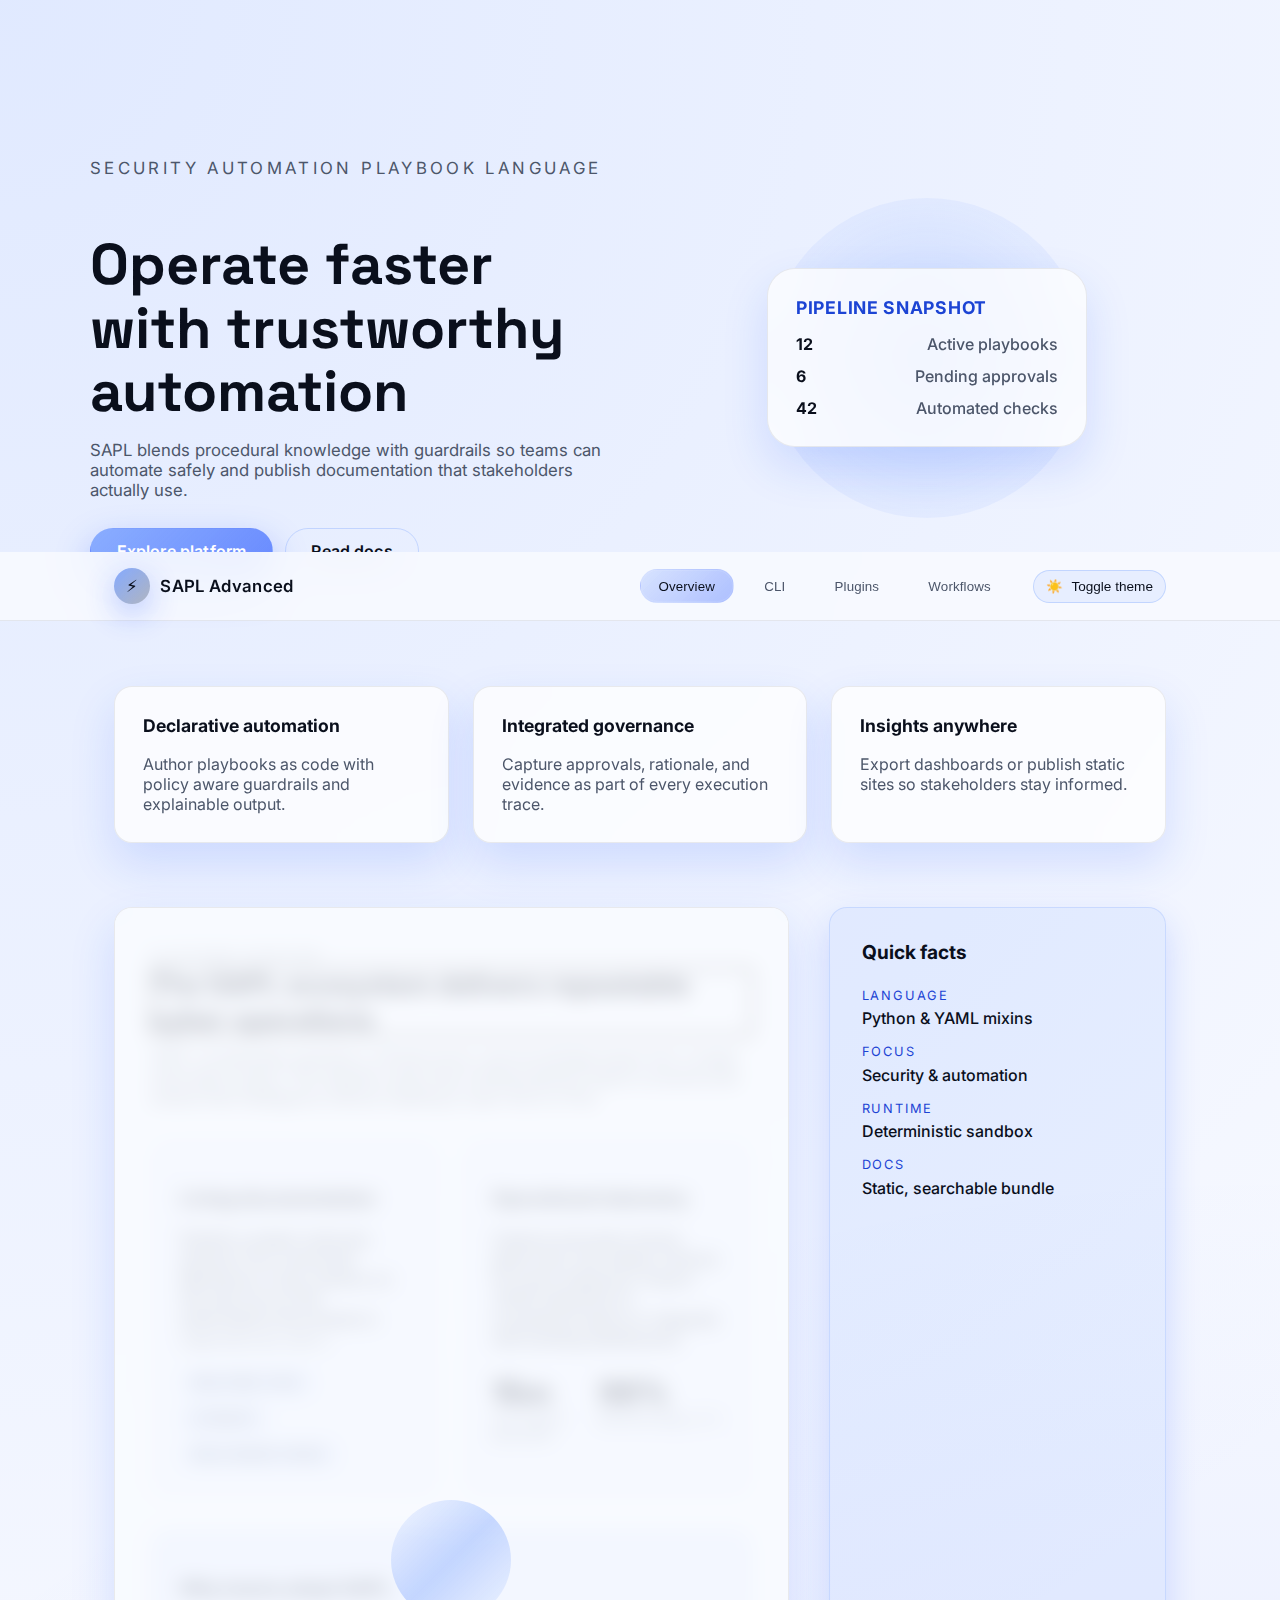
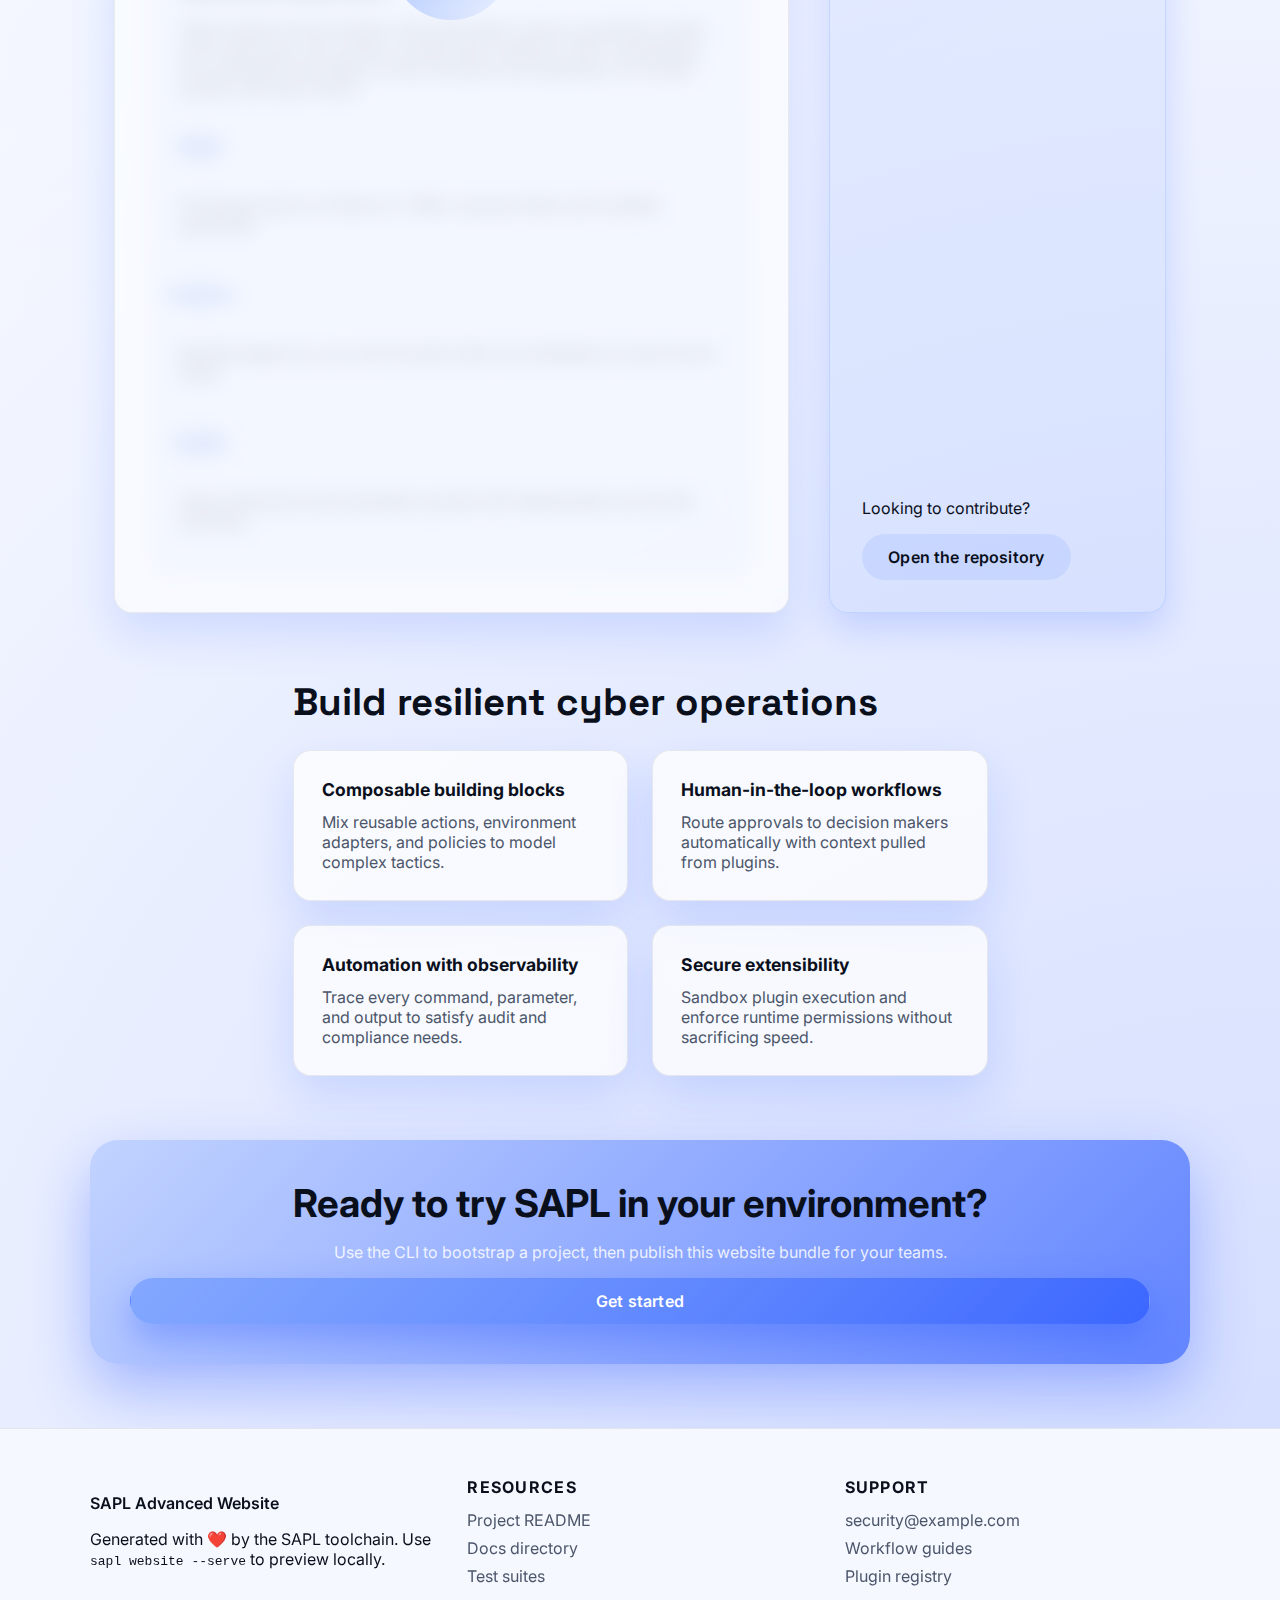
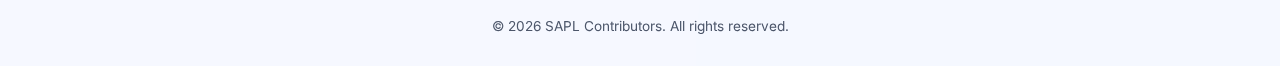
<file: website/index.html>
<!DOCTYPE html>
<html lang="en">
  <head>
    <meta charset="utf-8" />
    <meta name="viewport" content="width=device-width, initial-scale=1" />
    <title>SAPL Advanced Website</title>
    <meta
      name="description"
      content="Explore the SAPL automation ecosystem with interactive documentation, workflow overviews, and plugin guidance."
    />
    <link rel="preconnect" href="https://fonts.googleapis.com" />
    <link rel="preconnect" href="https://fonts.gstatic.com" crossorigin />
    <link
      href="https://fonts.googleapis.com/css2?family=Inter:wght@400;500;600;700&family=Space+Grotesk:wght@500;600&display=swap"
      rel="stylesheet"
    />
    <link rel="stylesheet" href="assets/styles.css" />
  </head>
  <body>
    <header class="site-header">
      <div class="site-header__inner">
        <a class="brand" href="#overview" aria-label="SAPL Advanced Website home">
          <span class="brand__mark" aria-hidden="true">⚡</span>
          <span class="brand__text">SAPL Advanced</span>
        </a>
        <nav class="site-nav" aria-label="Documentation navigation" role="tablist">
          <button
            class="site-nav__button"
            type="button"
            id="tab-overview"
            role="tab"
            data-section="sections/overview.html"
            data-slug="overview"
            aria-controls="content"
          >
            Overview
          </button>
          <button
            class="site-nav__button"
            type="button"
            id="tab-cli"
            role="tab"
            data-section="sections/cli.html"
            data-slug="cli"
            aria-controls="content"
          >
            CLI
          </button>
          <button
            class="site-nav__button"
            type="button"
            id="tab-plugins"
            role="tab"
            data-section="sections/plugins.html"
            data-slug="plugins"
            aria-controls="content"
          >
            Plugins
          </button>
          <button
            class="site-nav__button"
            type="button"
            id="tab-workflows"
            role="tab"
            data-section="sections/workflows.html"
            data-slug="workflows"
            aria-controls="content"
          >
            Workflows
          </button>
        </nav>
        <button class="theme-toggle" type="button" data-theme-toggle aria-pressed="false">
          <span class="theme-toggle__icon" aria-hidden="true">🌙</span>
          <span class="theme-toggle__label">Toggle theme</span>
        </button>
      </div>
    </header>
    <main class="page">
      <section class="hero">
        <div class="hero__inner">
          <div class="hero__copy">
            <p class="eyebrow">Security Automation Playbook Language</p>
            <h1>Operate faster with trustworthy automation</h1>
            <p>
              SAPL blends procedural knowledge with guardrails so teams can automate safely and
              publish documentation that stakeholders actually use.
            </p>
            <div class="hero__actions">
              <a class="button button--primary" href="#overview">Explore platform</a>
              <a class="button button--ghost" href="../comprehensive_docs" target="_blank" rel="noreferrer">
                Read docs
              </a>
            </div>
          </div>
          <div class="hero__visual">
            <div class="hero__orb" aria-hidden="true"></div>
            <div class="hero__card">
              <h2>Pipeline snapshot</h2>
              <ul>
                <li><span>12</span> Active playbooks</li>
                <li><span>6</span> Pending approvals</li>
                <li><span>42</span> Automated checks</li>
              </ul>
            </div>
          </div>
        </div>
      </section>
      <section class="metrics" aria-label="Highlights">
        <article class="metric">
          <h3>Declarative automation</h3>
          <p>Author playbooks as code with policy aware guardrails and explainable output.</p>
        </article>
        <article class="metric">
          <h3>Integrated governance</h3>
          <p>Capture approvals, rationale, and evidence as part of every execution trace.</p>
        </article>
        <article class="metric">
          <h3>Insights anywhere</h3>
          <p>Export dashboards or publish static sites so stakeholders stay informed.</p>
        </article>
      </section>
      <section class="knowledge">
        <div class="content-pane" role="presentation">
          <div class="content-pane__loader" hidden aria-hidden="true">
            <span class="content-pane__shimmer"></span>
            <span class="visually-hidden">Loading content…</span>
          </div>
          <div
            class="content-pane__body"
            id="content"
            role="tabpanel"
            tabindex="-1"
            aria-live="polite"
            aria-busy="false"
            aria-labelledby="tab-overview"
          >
            <article class="prose">
              <header class="prose__header">
                <h2>Welcome to the SAPL knowledge portal</h2>
                <p>Select a section above to explore the ecosystem.</p>
              </header>
              <p>
                The CLI, runtime, and plugin guides are synchronised with the Markdown documents in
                <code>comprehensive_docs/</code>. Choose a tab to load contextual guidance without leaving
                this page.
              </p>
            </article>
          </div>
        </div>
        <aside class="sidebar" aria-label="Quick facts">
          <h2>Quick facts</h2>
          <dl>
            <div>
              <dt>Language</dt>
              <dd>Python &amp; YAML mixins</dd>
            </div>
            <div>
              <dt>Focus</dt>
              <dd>Security &amp; automation</dd>
            </div>
            <div>
              <dt>Runtime</dt>
              <dd>Deterministic sandbox</dd>
            </div>
            <div>
              <dt>Docs</dt>
              <dd>Static, searchable bundle</dd>
            </div>
          </dl>
          <div class="sidebar__cta">
            <p>Looking to contribute?</p>
            <a class="button button--secondary" href="https://github.com" target="_blank" rel="noreferrer"
              >Open the repository</a
            >
          </div>
        </aside>
      </section>
      <section class="capabilities" aria-label="Platform capabilities">
        <h2 class="capabilities__title">Build resilient cyber operations</h2>
        <div class="capabilities__grid">
          <article class="capability">
            <h3>Composable building blocks</h3>
            <p>Mix reusable actions, environment adapters, and policies to model complex tactics.</p>
          </article>
          <article class="capability">
            <h3>Human-in-the-loop workflows</h3>
            <p>Route approvals to decision makers automatically with context pulled from plugins.</p>
          </article>
          <article class="capability">
            <h3>Automation with observability</h3>
            <p>Trace every command, parameter, and output to satisfy audit and compliance needs.</p>
          </article>
          <article class="capability">
            <h3>Secure extensibility</h3>
            <p>Sandbox plugin execution and enforce runtime permissions without sacrificing speed.</p>
          </article>
        </div>
      </section>
      <section class="cta" aria-label="Call to action">
        <div class="cta__inner">
          <h2>Ready to try SAPL in your environment?</h2>
          <p>Use the CLI to bootstrap a project, then publish this website bundle for your teams.</p>
          <a class="button button--primary" href="../README.md" target="_blank" rel="noreferrer">Get started</a>
        </div>
      </section>
    </main>
    <footer class="footer">
      <div class="footer__grid">
        <div>
          <p class="footer__brand">SAPL Advanced Website</p>
          <p>Generated with ❤️ by the SAPL toolchain. Use <code>sapl website --serve</code> to preview locally.</p>
        </div>
        <div>
          <h2>Resources</h2>
          <ul>
            <li><a href="../README.md" target="_blank" rel="noreferrer">Project README</a></li>
            <li><a href="../docs" target="_blank" rel="noreferrer">Docs directory</a></li>
            <li><a href="../tests" target="_blank" rel="noreferrer">Test suites</a></li>
          </ul>
        </div>
        <div>
          <h2>Support</h2>
          <ul>
            <li><a href="mailto:security@example.com">security@example.com</a></li>
            <li><a href="#workflows">Workflow guides</a></li>
            <li><a href="#plugins">Plugin registry</a></li>
          </ul>
        </div>
      </div>
      <p class="footer__legal">© <span id="copyright-year"></span> SAPL Contributors. All rights reserved.</p>
    </footer>
    <script src="assets/app.js"></script>
  </body>
</html>
</file>
<file: website/assets/styles.css>
:root {
  color-scheme: dark light;
  --bg: #05060a;
  --bg-alt: #0f121b;
  --fg: #f5f7fb;
  --muted: #a6b0c3;
  --accent: #7aa2ff;
  --accent-strong: #9cb8ff;
  --surface: rgba(16, 22, 35, 0.75);
  --border: rgba(255, 255, 255, 0.08);
  --shadow: 0 20px 60px rgba(0, 0, 0, 0.45);
  --radius-lg: 28px;
  --radius-md: 18px;
  --radius-sm: 12px;
  --font-body: "Inter", "Segoe UI", system-ui, -apple-system, sans-serif;
  --font-display: "Space Grotesk", "Inter", sans-serif;
  --transition: 180ms ease;
}

body[data-theme='light'] {
  --bg: #f7f9ff;
  --bg-alt: #ffffff;
  --fg: #0a0f1c;
  --muted: #4c566a;
  --accent: #2454ff;
  --accent-strong: #1c44d4;
  --surface: rgba(255, 255, 255, 0.75);
  --border: rgba(10, 15, 28, 0.08);
  --shadow: 0 20px 45px rgba(36, 84, 255, 0.15);
}

* {
  box-sizing: border-box;
}

body {
  margin: 0;
  font-family: var(--font-body);
  background: radial-gradient(circle at top left, rgba(122, 162, 255, 0.18), transparent 55%),
    radial-gradient(circle at bottom right, rgba(36, 84, 255, 0.18), transparent 60%), var(--bg);
  color: var(--fg);
  min-height: 100vh;
  display: flex;
  flex-direction: column;
  -webkit-font-smoothing: antialiased;
  transition: background 300ms ease, color 300ms ease;
}

img {
  max-width: 100%;
  display: block;
}

a {
  color: inherit;
  text-decoration: none;
}

a:hover,
a:focus {
  text-decoration: underline;
}

.visually-hidden {
  position: absolute;
  width: 1px;
  height: 1px;
  padding: 0;
  margin: -1px;
  overflow: hidden;
  clip: rect(0, 0, 0, 0);
  border: 0;
}

.site-header {
  position: sticky;
  top: 0;
  z-index: 100;
  background: rgba(5, 6, 10, 0.85);
  backdrop-filter: blur(20px);
  border-bottom: 1px solid var(--border);
}

body[data-theme='light'] .site-header {
  background: rgba(247, 249, 255, 0.9);
}

.site-header__inner {
  max-width: 1100px;
  margin: 0 auto;
  padding: 1rem 1.5rem;
  display: flex;
  align-items: center;
  gap: 1.5rem;
}

.brand {
  display: inline-flex;
  align-items: center;
  gap: 0.65rem;
  font-weight: 600;
  font-size: 1.05rem;
  letter-spacing: 0.02em;
}

.brand__mark {
  display: inline-flex;
  align-items: center;
  justify-content: center;
  width: 36px;
  height: 36px;
  border-radius: 50%;
  background: linear-gradient(135deg, rgba(122, 162, 255, 0.9), rgba(19, 28, 47, 0.3));
  box-shadow: 0 10px 30px rgba(36, 84, 255, 0.3);
}

.site-nav {
  display: flex;
  gap: 0.75rem;
  align-items: center;
  margin-left: auto;
}

.site-nav__button {
  background: transparent;
  color: var(--muted);
  border: 1px solid transparent;
  padding: 0.55rem 1.1rem;
  border-radius: 999px;
  font-weight: 500;
  letter-spacing: 0.01em;
  cursor: pointer;
  transition: background var(--transition), color var(--transition), border var(--transition);
}

.site-nav__button:hover,
.site-nav__button:focus {
  color: var(--fg);
  border-color: rgba(122, 162, 255, 0.6);
  background: rgba(122, 162, 255, 0.1);
}

.site-nav__button.active {
  color: var(--fg);
  background: linear-gradient(135deg, rgba(122, 162, 255, 0.25), rgba(36, 84, 255, 0.35));
  border-color: transparent;
  box-shadow: inset 0 0 0 1px rgba(255, 255, 255, 0.08);
}

.theme-toggle {
  background: rgba(122, 162, 255, 0.12);
  border: 1px solid rgba(122, 162, 255, 0.35);
  color: var(--fg);
  padding: 0.5rem 0.75rem;
  border-radius: 999px;
  cursor: pointer;
  display: inline-flex;
  align-items: center;
  gap: 0.5rem;
  transition: transform var(--transition), background var(--transition);
}

.theme-toggle:hover,
.theme-toggle:focus {
  transform: translateY(-1px);
  background: rgba(122, 162, 255, 0.2);
}

.theme-toggle__label {
  font-size: 0.85rem;
  font-weight: 500;
}

.page {
  flex: 1;
  display: flex;
  flex-direction: column;
  gap: 4rem;
  padding-bottom: 4rem;
}

.hero {
  padding: 4.5rem 1.5rem 3rem;
}

.hero__inner {
  max-width: 1100px;
  margin: 0 auto;
  display: grid;
  grid-template-columns: repeat(auto-fit, minmax(280px, 1fr));
  gap: 3rem;
  align-items: center;
}

.hero__copy h1 {
  font-family: var(--font-display);
  font-size: clamp(2.4rem, 3.5vw + 1rem, 3.6rem);
  margin-bottom: 1rem;
  line-height: 1.1;
}

.eyebrow {
  display: inline-flex;
  align-items: center;
  gap: 0.35rem;
  text-transform: uppercase;
  font-size: 0.75rem;
  letter-spacing: 0.2em;
  color: var(--accent-strong);
}

.hero__copy p {
  color: var(--muted);
  max-width: 520px;
  font-size: 1.05rem;
}

.hero__actions {
  display: flex;
  gap: 0.75rem;
  margin-top: 1.75rem;
  flex-wrap: wrap;
}

.button {
  display: inline-flex;
  align-items: center;
  justify-content: center;
  border-radius: 999px;
  padding: 0.75rem 1.6rem;
  border: 1px solid transparent;
  font-weight: 600;
  letter-spacing: 0.01em;
  cursor: pointer;
  transition: transform var(--transition), box-shadow var(--transition), background var(--transition);
}

.button--primary {
  background: linear-gradient(135deg, rgba(122, 162, 255, 0.85), rgba(36, 84, 255, 0.65));
  color: #fff;
  box-shadow: 0 15px 35px rgba(36, 84, 255, 0.35);
}

.button--primary:hover,
.button--primary:focus {
  transform: translateY(-2px);
  box-shadow: 0 18px 40px rgba(36, 84, 255, 0.4);
}

.button--ghost {
  border-color: rgba(122, 162, 255, 0.35);
  color: var(--fg);
  background: transparent;
}

.button--ghost:hover,
.button--ghost:focus {
  background: rgba(122, 162, 255, 0.08);
}

.button--secondary {
  background: rgba(122, 162, 255, 0.18);
  border-color: transparent;
  color: var(--fg);
}

.button--secondary:hover,
.button--secondary:focus {
  background: rgba(122, 162, 255, 0.28);
}

.hero__visual {
  position: relative;
  display: grid;
  place-items: center;
}

.hero__orb {
  position: absolute;
  width: 320px;
  height: 320px;
  border-radius: 50%;
  background: radial-gradient(circle, rgba(122, 162, 255, 0.45), rgba(122, 162, 255, 0));
  filter: blur(0px);
  opacity: 0.7;
}

.hero__card {
  position: relative;
  z-index: 1;
  width: min(100%, 320px);
  padding: 1.75rem;
  border-radius: var(--radius-lg);
  background: var(--surface);
  border: 1px solid var(--border);
  box-shadow: var(--shadow);
  backdrop-filter: blur(20px);
}

.hero__card h2 {
  margin-top: 0;
  font-size: 1.1rem;
  letter-spacing: 0.04em;
  text-transform: uppercase;
  color: var(--accent-strong);
}

.hero__card ul {
  list-style: none;
  padding: 0;
  margin: 1rem 0 0;
  display: grid;
  gap: 0.75rem;
}

.hero__card li {
  display: flex;
  justify-content: space-between;
  font-weight: 500;
  color: var(--muted);
}

.hero__card span {
  font-weight: 700;
  color: var(--fg);
}

.metrics {
  max-width: 1100px;
  margin: 0 auto;
  padding: 0 1.5rem;
  display: grid;
  grid-template-columns: repeat(auto-fit, minmax(220px, 1fr));
  gap: 1.5rem;
}

.metric {
  background: var(--surface);
  border: 1px solid var(--border);
  padding: 1.75rem;
  border-radius: var(--radius-md);
  box-shadow: var(--shadow);
  backdrop-filter: blur(16px);
}

.metric h3 {
  margin-top: 0;
  font-size: 1.1rem;
}

.metric p {
  margin-bottom: 0;
  color: var(--muted);
}

.knowledge {
  max-width: 1100px;
  margin: 0 auto;
  padding: 0 1.5rem;
  display: grid;
  grid-template-columns: minmax(0, 2fr) minmax(240px, 1fr);
  gap: 2.5rem;
}

.content-pane {
  position: relative;
  background: var(--surface);
  border-radius: var(--radius-md);
  border: 1px solid var(--border);
  min-height: 320px;
  box-shadow: var(--shadow);
  overflow: hidden;
}

.content-pane__body {
  padding: 2.25rem;
  outline: none;
  animation: fade-in 250ms ease;
}

.content-pane__loader {
  position: absolute;
  inset: 0;
  display: grid;
  place-items: center;
  background: rgba(5, 6, 10, 0.65);
  backdrop-filter: blur(10px);
}

body[data-theme='light'] .content-pane__loader {
  background: rgba(247, 249, 255, 0.75);
}

.content-pane__shimmer {
  width: 120px;
  height: 120px;
  border-radius: 50%;
  background: linear-gradient(135deg, rgba(122, 162, 255, 0.05), rgba(122, 162, 255, 0.4), rgba(122, 162, 255, 0.05));
  animation: shimmer 1.5s infinite;
}

.sidebar {
  background: rgba(122, 162, 255, 0.12);
  border-radius: var(--radius-md);
  padding: 2rem;
  border: 1px solid rgba(122, 162, 255, 0.25);
  box-shadow: 0 15px 35px rgba(36, 84, 255, 0.18);
  display: flex;
  flex-direction: column;
  gap: 1.5rem;
}

.sidebar h2 {
  margin: 0;
  font-size: 1.2rem;
}

.sidebar dl {
  margin: 0;
  display: grid;
  gap: 1rem;
}

.sidebar dt {
  font-size: 0.8rem;
  text-transform: uppercase;
  letter-spacing: 0.14em;
  color: var(--accent-strong);
}

.sidebar dd {
  margin: 0.35rem 0 0;
  color: var(--fg);
  font-weight: 500;
}

.sidebar__cta {
  margin-top: auto;
}

.capabilities {
  max-width: 1100px;
  margin: 0 auto;
  padding: 0 1.5rem;
  display: grid;
  gap: 1.5rem;
}

.capabilities__title {
  font-family: var(--font-display);
  font-size: clamp(1.8rem, 3vw, 2.5rem);
  margin: 0;
}

.capabilities__grid {
  display: grid;
  grid-template-columns: repeat(auto-fit, minmax(220px, 1fr));
  gap: 1.5rem;
}

.capability {
  padding: 1.75rem;
  border-radius: var(--radius-md);
  background: var(--surface);
  border: 1px solid var(--border);
  box-shadow: var(--shadow);
}

.capability h3 {
  margin-top: 0;
  margin-bottom: 0.75rem;
  font-size: 1.1rem;
}

.capability p {
  margin: 0;
  color: var(--muted);
}

.cta {
  padding: 0 1.5rem;
}

.cta__inner {
  max-width: 1100px;
  margin: 0 auto;
  padding: 2.5rem;
  border-radius: var(--radius-lg);
  background: linear-gradient(135deg, rgba(122, 162, 255, 0.35), rgba(36, 84, 255, 0.65));
  display: grid;
  gap: 1rem;
  text-align: center;
  box-shadow: 0 25px 60px rgba(36, 84, 255, 0.35);
}

.cta__inner h2 {
  margin: 0;
  font-size: clamp(1.8rem, 3vw, 2.4rem);
}

.cta__inner p {
  margin: 0;
  color: rgba(255, 255, 255, 0.85);
}

.footer {
  margin-top: auto;
  padding: 3rem 1.5rem 2rem;
  border-top: 1px solid var(--border);
  background: rgba(5, 6, 10, 0.85);
  backdrop-filter: blur(20px);
}

body[data-theme='light'] .footer {
  background: rgba(247, 249, 255, 0.95);
}

.footer__grid {
  max-width: 1100px;
  margin: 0 auto;
  display: grid;
  grid-template-columns: repeat(auto-fit, minmax(220px, 1fr));
  gap: 2rem;
}

.footer h2 {
  margin-top: 0;
  font-size: 1rem;
  letter-spacing: 0.08em;
  text-transform: uppercase;
}

.footer__brand {
  font-weight: 600;
  margin-bottom: 0.5rem;
}

.footer__grid ul {
  list-style: none;
  padding: 0;
  margin: 0;
  display: grid;
  gap: 0.5rem;
  color: var(--muted);
}

.footer__grid a {
  color: inherit;
}

.footer__legal {
  max-width: 1100px;
  margin: 2rem auto 0;
  text-align: center;
  color: var(--muted);
  font-size: 0.85rem;
}

.prose {
  display: grid;
  gap: 2rem;
}

.prose__header h2 {
  margin: 0.25rem 0 0.75rem;
  font-size: clamp(1.6rem, 2.2vw, 2.1rem);
}

.prose__header p {
  margin: 0;
  color: var(--muted);
}

.prose__footer {
  border-top: 1px solid var(--border);
  padding-top: 1.5rem;
  color: var(--muted);
}

.card {
  padding: 1.75rem;
  border-radius: var(--radius-md);
  background: rgba(122, 162, 255, 0.07);
  border: 1px solid rgba(122, 162, 255, 0.2);
  box-shadow: inset 0 0 0 1px rgba(255, 255, 255, 0.03);
}

.card--border {
  background: var(--surface);
  border-color: var(--border);
}

.card--glass {
  background: rgba(122, 162, 255, 0.08);
  border-color: rgba(122, 162, 255, 0.18);
}

.feature-grid {
  display: grid;
  gap: 1.5rem;
  grid-template-columns: repeat(auto-fit, minmax(240px, 1fr));
}

.feature-grid--three {
  grid-template-columns: repeat(auto-fit, minmax(200px, 1fr));
}

.inline-tags {
  display: flex;
  flex-wrap: wrap;
  gap: 0.5rem;
  list-style: none;
  padding: 0;
  margin: 1.25rem 0 0;
}

.inline-tags li {
  padding: 0.4rem 0.8rem;
  border-radius: 999px;
  background: rgba(122, 162, 255, 0.18);
  font-size: 0.8rem;
  letter-spacing: 0.04em;
  text-transform: uppercase;
}

.checklist {
  list-style: none;
  padding: 0;
  margin: 1.25rem 0 0;
  display: grid;
  gap: 0.75rem;
  color: var(--muted);
}

.checklist li::before {
  content: "✔";
  margin-right: 0.5rem;
  color: var(--accent-strong);
}

.code-snippet {
  margin-top: 1.25rem;
  border-radius: var(--radius-sm);
  background: rgba(10, 15, 28, 0.75);
  border: 1px solid rgba(122, 162, 255, 0.35);
  padding: 1rem;
  overflow-x: auto;
  font-family: "JetBrains Mono", "SFMono-Regular", ui-monospace, monospace;
  font-size: 0.85rem;
  box-shadow: inset 0 0 0 1px rgba(255, 255, 255, 0.04);
}

body[data-theme='light'] .code-snippet {
  background: rgba(255, 255, 255, 0.9);
  border-color: rgba(36, 84, 255, 0.25);
}

.stat-block {
  display: flex;
  gap: 2rem;
  margin-top: 1.5rem;
}

.stat-block__value {
  font-size: 2rem;
  font-weight: 700;
  color: var(--fg);
}

.stat-block__label {
  display: block;
  font-size: 0.85rem;
  color: var(--muted);
  text-transform: uppercase;
  letter-spacing: 0.12em;
}

.callout {
  padding: 1.75rem;
  border-radius: var(--radius-md);
  background: rgba(122, 162, 255, 0.16);
  border: 1px solid rgba(122, 162, 255, 0.3);
  color: var(--fg);
}

.callout p {
  color: inherit;
}

.callout--muted {
  background: rgba(122, 162, 255, 0.1);
  border-color: rgba(122, 162, 255, 0.2);
  color: var(--muted);
}

.callout--accent {
  background: linear-gradient(135deg, rgba(122, 162, 255, 0.25), rgba(36, 84, 255, 0.45));
  border-color: transparent;
  box-shadow: 0 20px 45px rgba(36, 84, 255, 0.35);
}

.split-grid {
  display: grid;
  gap: 1.5rem;
  grid-template-columns: repeat(auto-fit, minmax(240px, 1fr));
}

.progress-steps {
  list-style: none;
  display: grid;
  gap: 1.5rem;
  padding: 0;
  margin: 1.75rem 0 0;
}

.progress-steps__title {
  display: inline-flex;
  align-items: center;
  justify-content: center;
  width: 40px;
  height: 40px;
  border-radius: 50%;
  background: rgba(122, 162, 255, 0.2);
  color: var(--accent-strong);
  font-weight: 600;
  margin-bottom: 0.75rem;
  font-size: 0.95rem;
}

.timeline {
  display: grid;
  gap: 1.5rem;
  padding: 1.75rem;
  border-radius: var(--radius-md);
  background: rgba(122, 162, 255, 0.08);
  border: 1px solid rgba(122, 162, 255, 0.2);
}

.timeline__item h3 {
  margin-top: 0;
}

.timeline__item p {
  margin-bottom: 0;
  color: var(--muted);
}

@keyframes shimmer {
  0% {
    transform: rotate(0deg) scale(0.95);
    opacity: 0.55;
  }
  50% {
    transform: rotate(180deg) scale(1.05);
    opacity: 0.85;
  }
  100% {
    transform: rotate(360deg) scale(0.95);
    opacity: 0.55;
  }
}

@keyframes fade-in {
  from {
    opacity: 0;
    transform: translateY(6px);
  }
  to {
    opacity: 1;
    transform: translateY(0);
  }
}

@media (max-width: 960px) {
  .site-header__inner {
    flex-wrap: wrap;
    gap: 1rem;
  }

  .site-nav {
    order: 3;
    width: 100%;
    justify-content: center;
    flex-wrap: wrap;
  }

  .theme-toggle {
    order: 2;
  }

  .brand {
    order: 1;
  }

  .knowledge {
    grid-template-columns: 1fr;
  }

  .sidebar {
    flex-direction: row;
    flex-wrap: wrap;
  }

  .sidebar dl {
    grid-template-columns: repeat(auto-fit, minmax(160px, 1fr));
  }
}

@media (max-width: 640px) {
  .hero {
    padding-top: 3.5rem;
  }

  .site-header__inner {
    padding: 0.85rem 1rem;
  }

  .content-pane__body {
    padding: 1.75rem;
  }

  .metrics {
    grid-template-columns: 1fr;
  }

  .capabilities__grid {
    grid-template-columns: 1fr;
  }

  .cta__inner {
    padding: 2rem 1.5rem;
  }
}

@media (prefers-reduced-motion: reduce) {
  *,
  *::before,
  *::after {
    animation-duration: 0.01ms !important;
    animation-iteration-count: 1 !important;
    transition-duration: 0.01ms !important;
    scroll-behavior: auto !important;
  }
}
</file>
